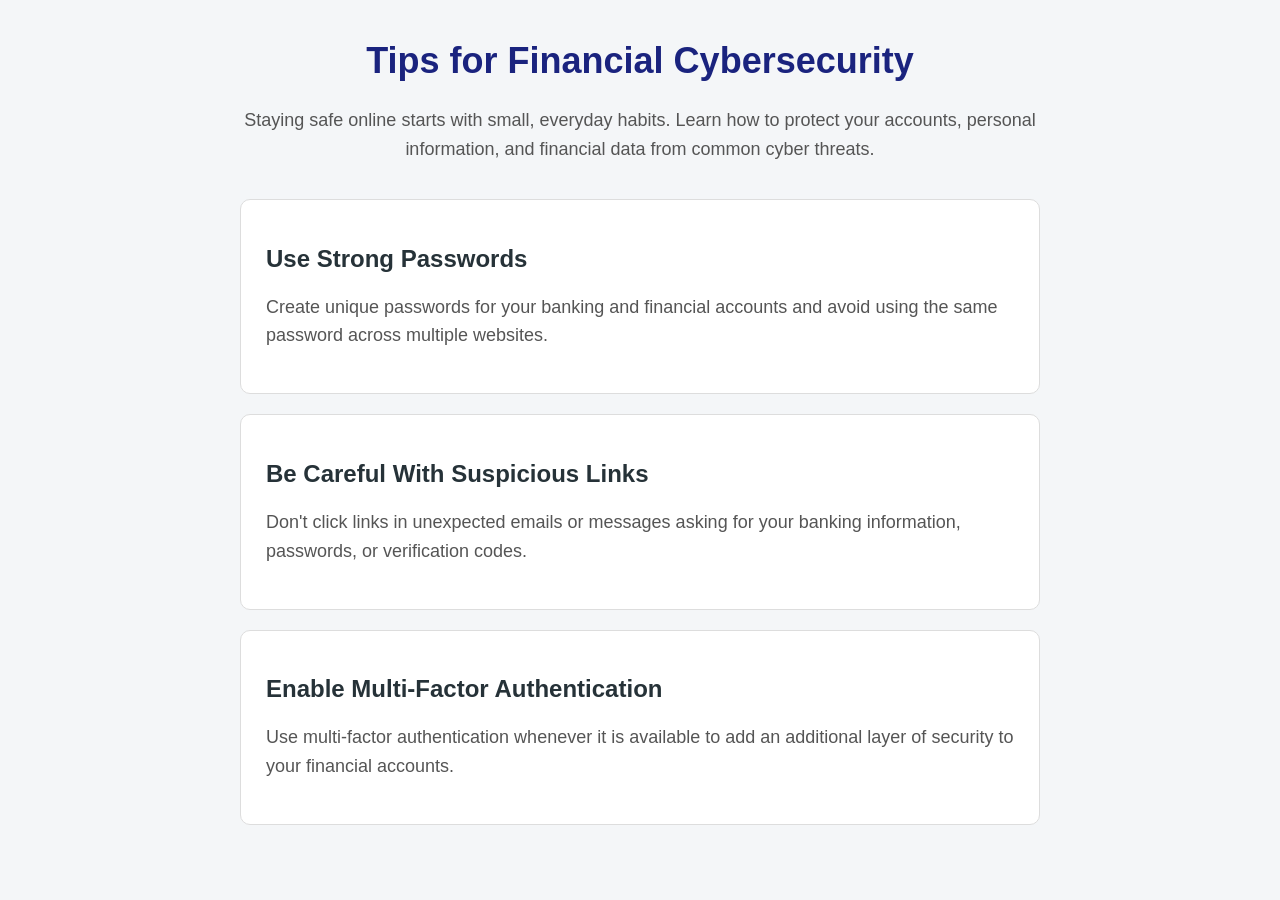
<file: task-1/index.html>
<! DOCTYPE>
<html>
    <head>
        <title>
            Tips for Financial Cybersecurity
        </title>
        <link rel="stylesheet" href="index.css" type="text/css"/>
    </head>
    <body>
        <header class="hero">
        <h1>Tips for Financial Cybersecurity</h1>

        <p>
        Staying safe online starts with small, everyday habits.
        Learn how to protect your accounts, personal information,
        and financial data from common cyber threats.
        </p>
        
        </header>
        
        <div class="tip">
        <h2 >Use Strong Passwords</h2>
        <p>
            Create unique passwords for your banking and 
            financial accounts and avoid using the same
             password across multiple websites.
        </p>
        </div>
        
        <div class="tip">
        <h2 >Be Careful With Suspicious Links</h2>
        <p>
            Don't click links in unexpected emails or 
            messages asking for your banking information,
            passwords, or verification codes.        
        </p>
        </div>
        
        <div class="tip">
        <h2 >Enable Multi-Factor Authentication</h2>
        <p>
            Use multi-factor authentication whenever it is
            available to add an additional layer of 
            security to your financial accounts.
        </p>
        </div>

    </body>
</html>
</file>
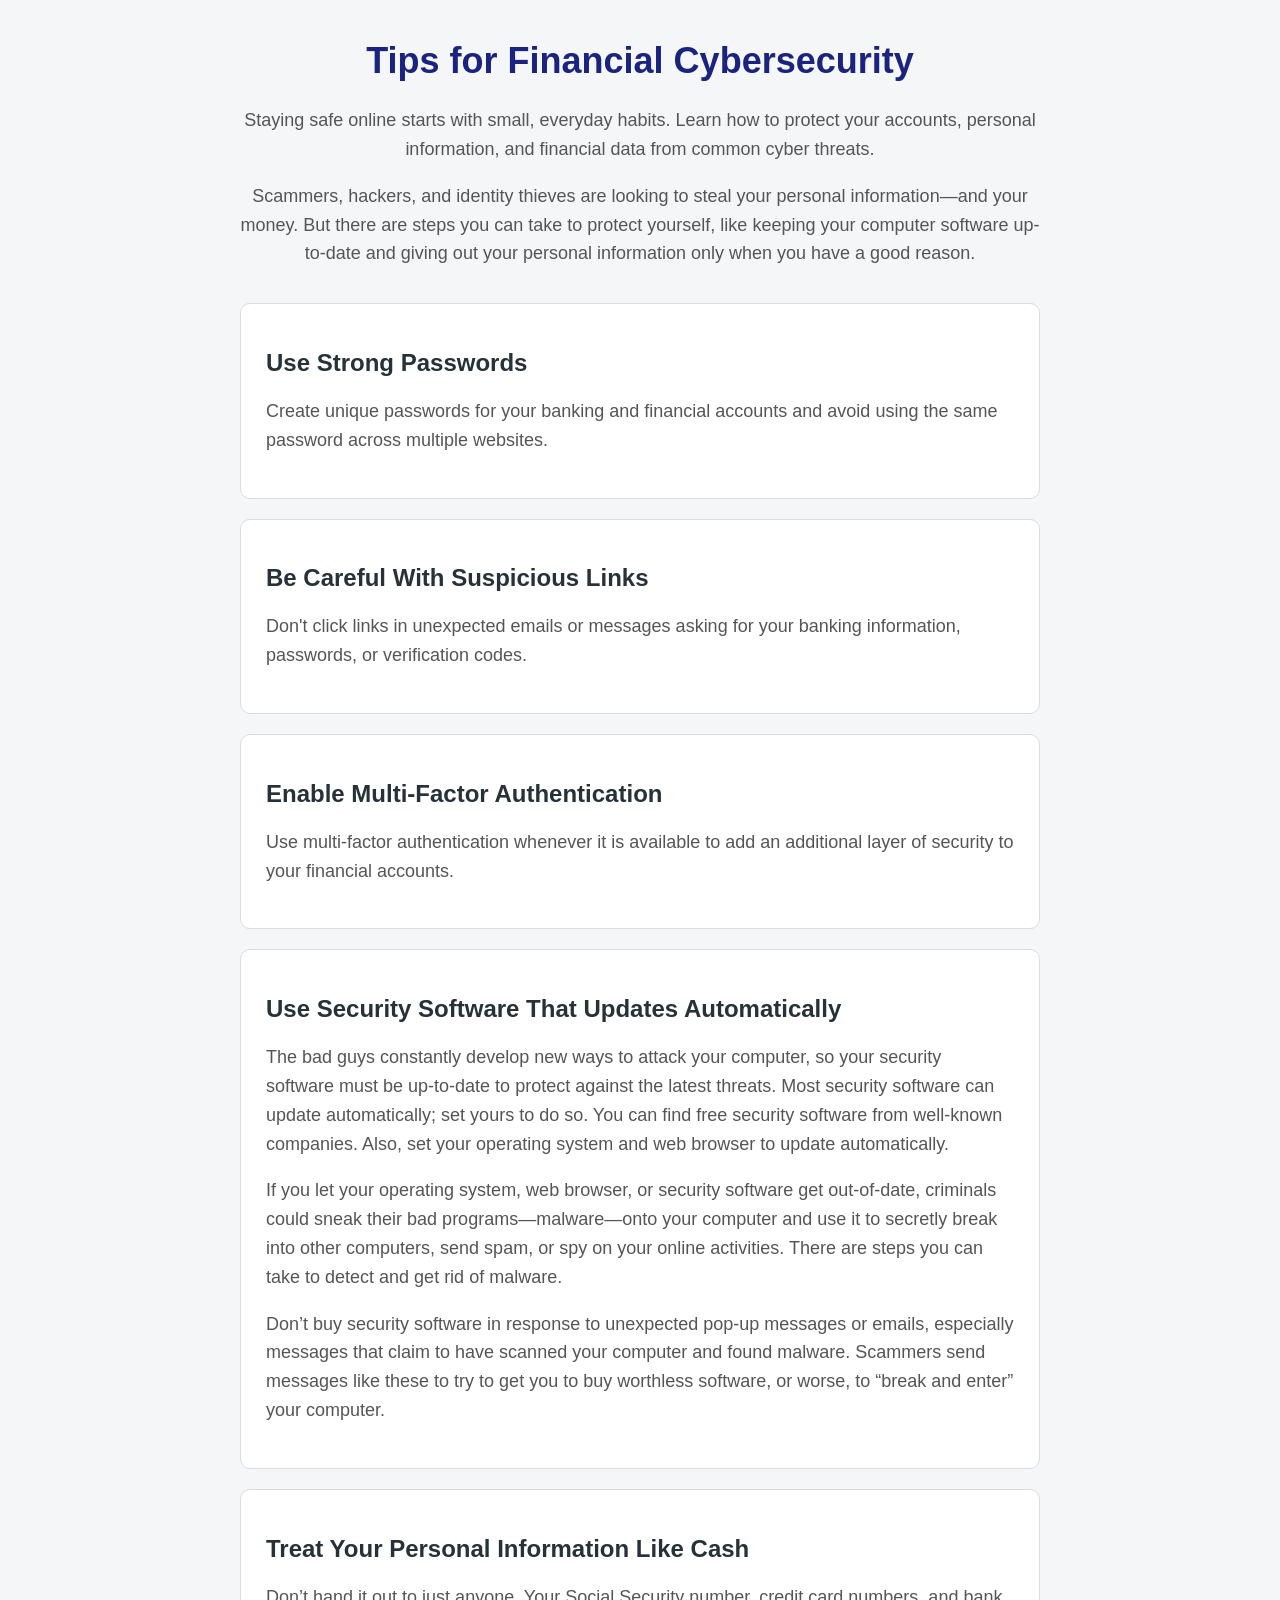
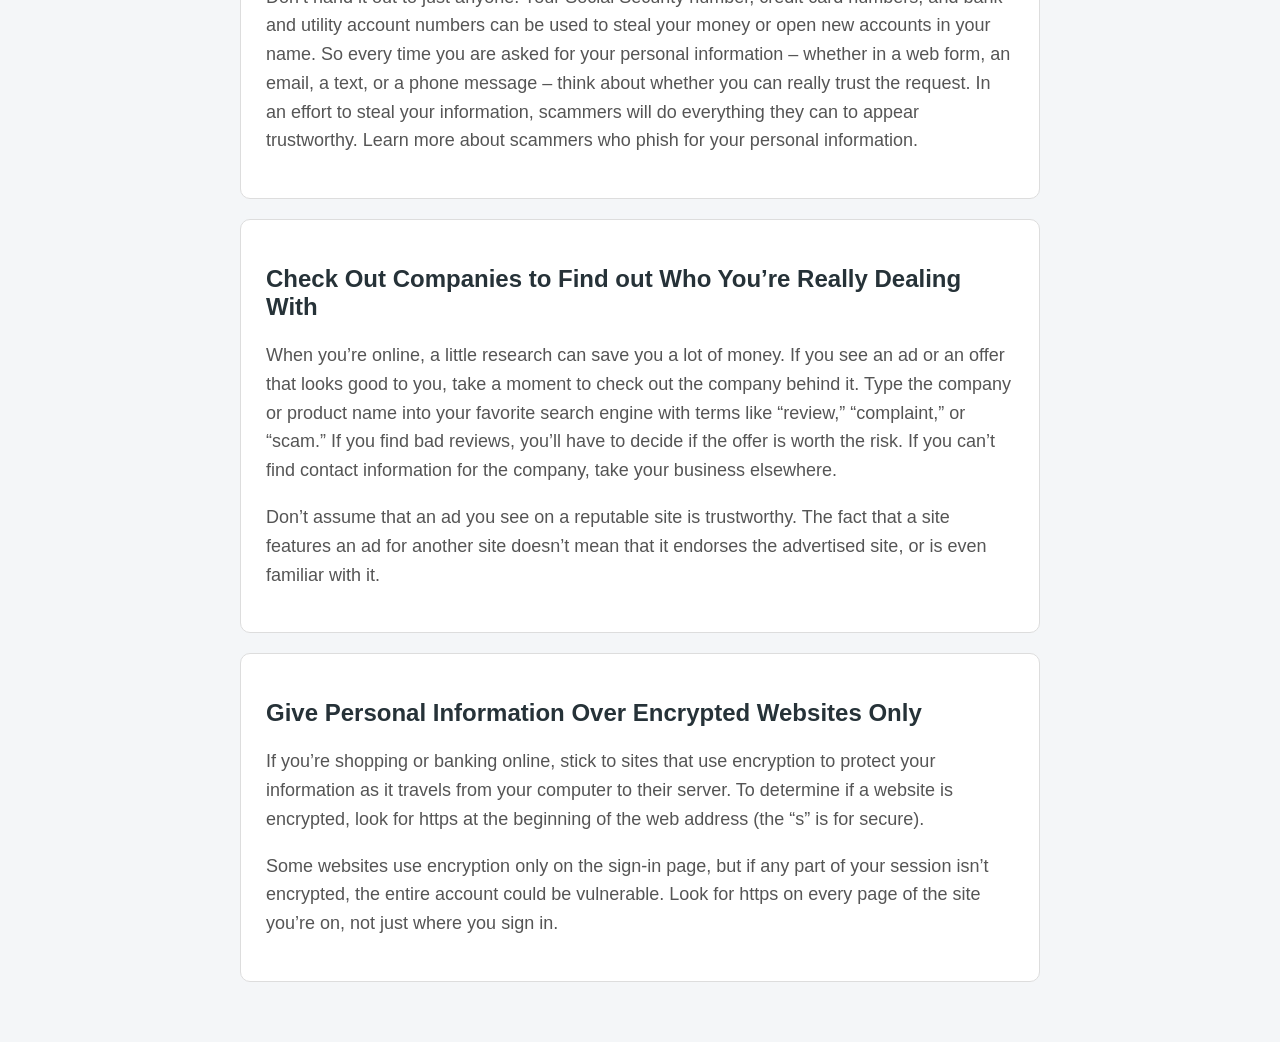
<file: task-2/index.html>
<! DOCTYPE>
<html>
    <head>
        <title>
            Tips for Financial Cybersecurity
        </title>
        <link rel="stylesheet" href="index.css" type="text/css"/>
    </head>
    <body>
        <header class="hero">
        <h1>Tips for Financial Cybersecurity</h1>

        <p>
        Staying safe online starts with small, everyday habits.
        Learn how to protect your accounts, personal information,
        and financial data from common cyber threats.
        </p>
        <p>
            Scammers, hackers, and identity thieves are looking to
            steal your personal information—and your money. But there
            are steps you can take to protect yourself, like keeping 
            your computer software up-to-date and giving out your 
            personal information only when you have a good reason.

        </p>
        </header>
        
        <div class="tip">
        <h2 >Use Strong Passwords</h2>
        <p>
            Create unique passwords for your banking and 
            financial accounts and avoid using the same
             password across multiple websites.
        </p>
        </div>
        
        <div class="tip">
        <h2 >Be Careful With Suspicious Links</h2>
        <p>
            Don't click links in unexpected emails or 
            messages asking for your banking information,
            passwords, or verification codes.        
        </p>
        </div>
        
        <div class="tip">
        <h2 >Enable Multi-Factor Authentication</h2>
        <p>
            Use multi-factor authentication whenever it is
            available to add an additional layer of 
            security to your financial accounts.
        </p>
        </div>

        <div class="tip">
        <h2 >Use Security Software That Updates Automatically</h2>
        <p>
            The bad guys constantly develop new ways to attack your computer,
            so your security software must be up-to-date to protect against the latest
            threats. Most security software can update automatically; set yours to do so. 
            You can find free security software from well-known companies. Also, set your 
            operating system and web browser to update automatically.
        </p>
        <p>
            If you let your operating system, web browser, or security software 
            get out-of-date, criminals could sneak their bad programs—malware—onto 
            your computer and use it to secretly break into other computers, send spam, 
            or spy on your online activities. There are steps you can take to detect and 
            get rid of malware.
        </p>
        <p>
            Don’t buy security software in response to unexpected pop-up messages 
            or emails, especially messages that claim to have scanned your computer 
            and found malware. Scammers send messages like these to try to get you 
            to buy worthless software, or worse, to “break and enter” your computer.
        </p>
        </div>
        
        <div class="tip">
        <h2 >Treat Your Personal Information Like Cash</h2>
        <p>
            Don’t hand it out to just anyone. Your Social Security number, credit 
            card numbers, and bank and utility account numbers can be used to steal 
            your money or open new accounts in your name. So every time you are 
            asked for your personal information – whether in a web form, an email, 
            a text, or a phone message – think about whether you can really trust the 
            request. In an effort to steal your information, scammers will do everything 
            they can to appear trustworthy. Learn more about scammers who phish for your 
            personal information.
        </p>
        </div>
        
        <div class="tip">
        <h2 >Check Out Companies to Find out Who You’re Really Dealing With</h2>
        <p>
            When you’re online, a little research can save you a lot of money. 
            If you see an ad or an offer that looks good to you, take a moment 
            to check out the company behind it. Type the company or product name 
            into your favorite search engine with terms like “review,” “complaint,” 
            or “scam.” If you find bad reviews, you’ll have to decide if the offer 
            is worth the risk. If you can’t find contact information for the company, 
            take your business elsewhere.
        </p>
        <p>
            Don’t assume that an ad you see on a reputable site is trustworthy. 
            The fact that a site features an ad for another site doesn’t mean that 
            it endorses the advertised site, or is even familiar with it.
        </p>
        </div>
        
        <div class="tip">
        <h2 >Give Personal Information Over Encrypted Websites Only</h2>
        <p>
            If you’re shopping or banking online, stick to sites that use 
            encryption to protect your information as it travels from your 
            computer to their server. To determine if a website is encrypted, 
            look for https at the beginning of the web address (the “s” is for secure).
        </p>
        <p>
            Some websites use encryption only on the sign-in page, but 
            if any part of your session isn’t encrypted, the entire account 
            could be vulnerable. Look for https on every page of the site you’re 
            on, not just where you sign in.
        </p>
        </div>

    </body>

</html>
</file>
<file: task-1/index.css>
* {
    font-family: Arial, sans-serif;
    box-sizing: border-box;
}

body {
    margin: 0;
    padding: 40px;
    background-color: #f4f6f8;
}

h1 {
    color: #1a237e;
    font-size: 36px;
    text-align: center;
}

h2 {
    color: #263238;
    font-size: 24px;
}

p {
    font-size: 18px;
    line-height: 1.6;
    color: #555;
}
.tip {
    background-color: white;
    padding: 25px;
    margin: 20px auto;
    max-width: 800px;
    border-radius: 10px;
    border: 1px solid #ddd;
}
.hero {
    max-width: 800px;
    margin: 0 auto 35px;
    text-align: center;
}

.hero p {
    font-size: 18px;
    line-height: 1.6;
    color: #555;
}
</file>
<file: task-2/index.css>
* {
    font-family: Arial, sans-serif;
    box-sizing: border-box;
}

body {
    margin: 0;
    padding: 40px;
    background-color: #f4f6f8;
}

h1 {
    color: #1a237e;
    font-size: 36px;
    text-align: center;
}

h2 {
    color: #263238;
    font-size: 24px;
}

p {
    font-size: 18px;
    line-height: 1.6;
    color: #555;
}
.tip {
    background-color: white;
    padding: 25px;
    margin: 20px auto;
    max-width: 800px;
    border-radius: 10px;
    border: 1px solid #ddd;
}
.hero {
    max-width: 800px;
    margin: 0 auto 35px;
    text-align: center;
}

.hero p {
    font-size: 18px;
    line-height: 1.6;
    color: #555;
}
</file>
